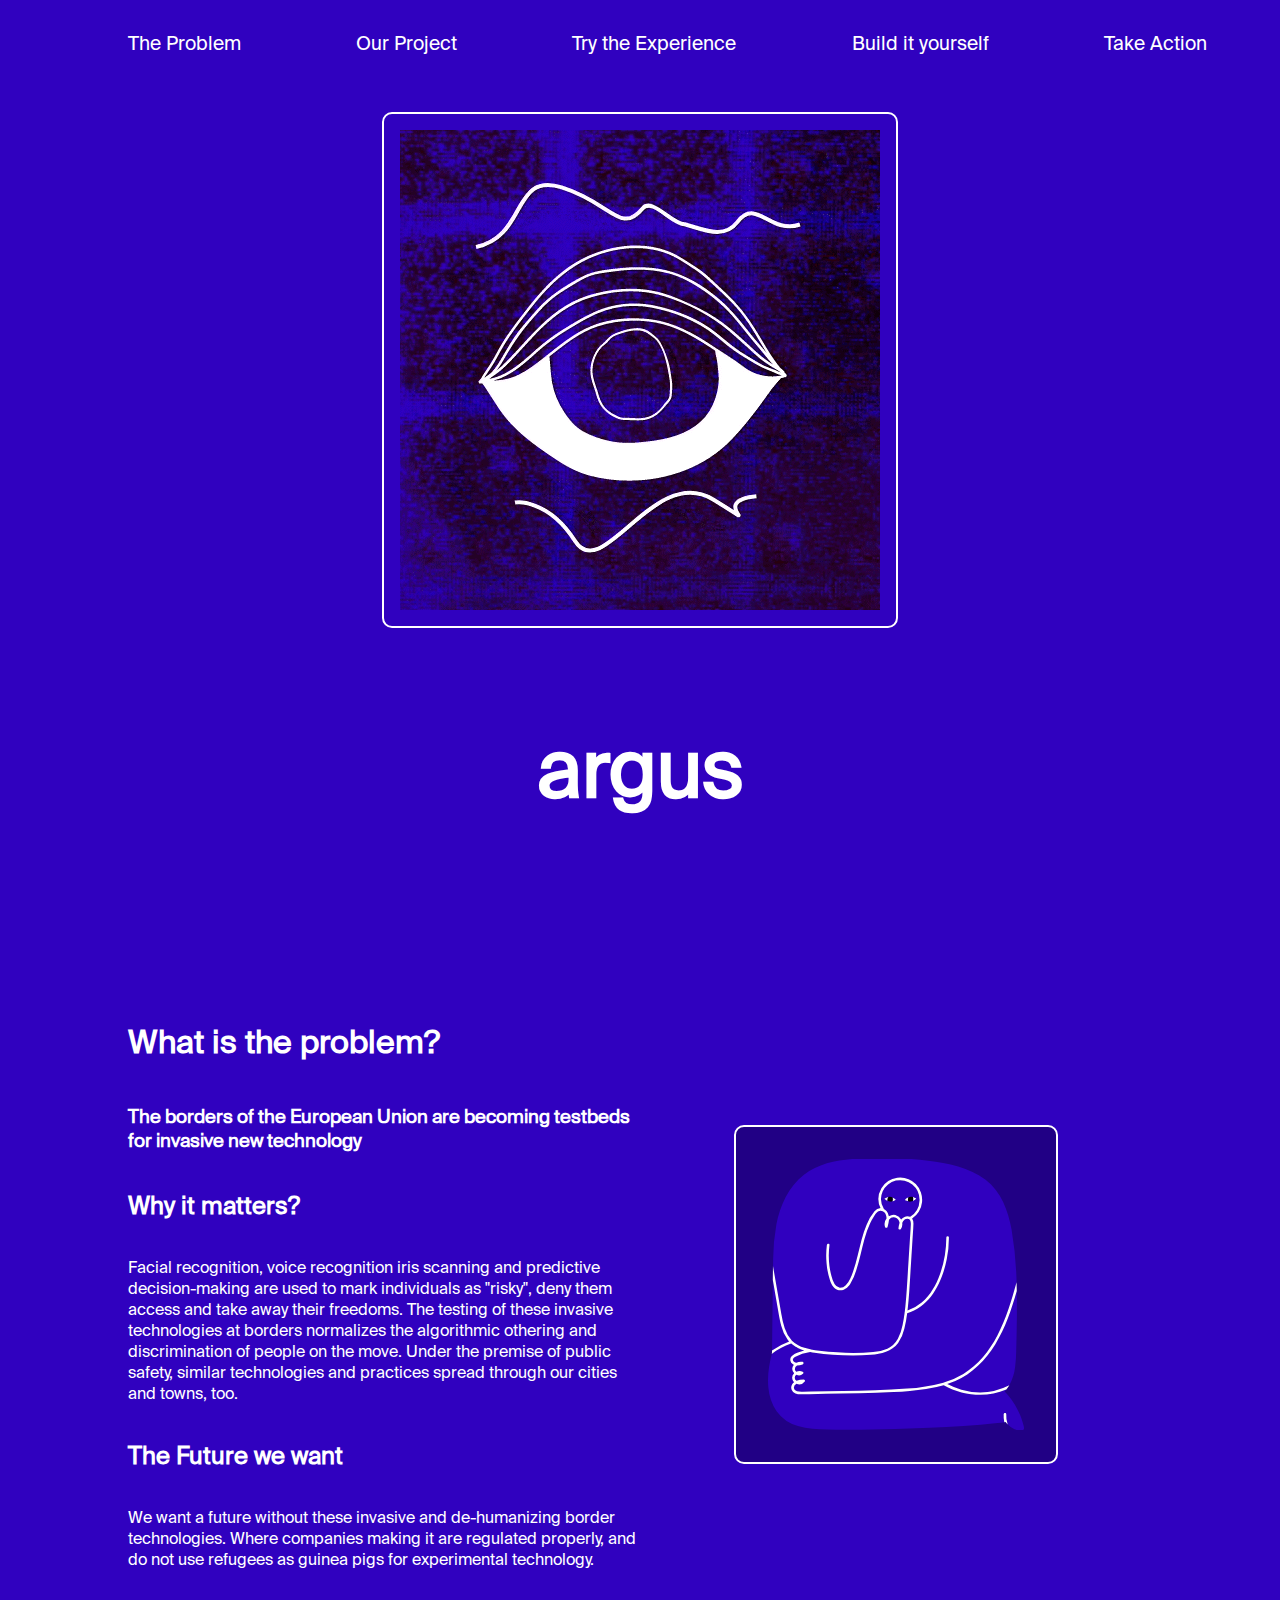
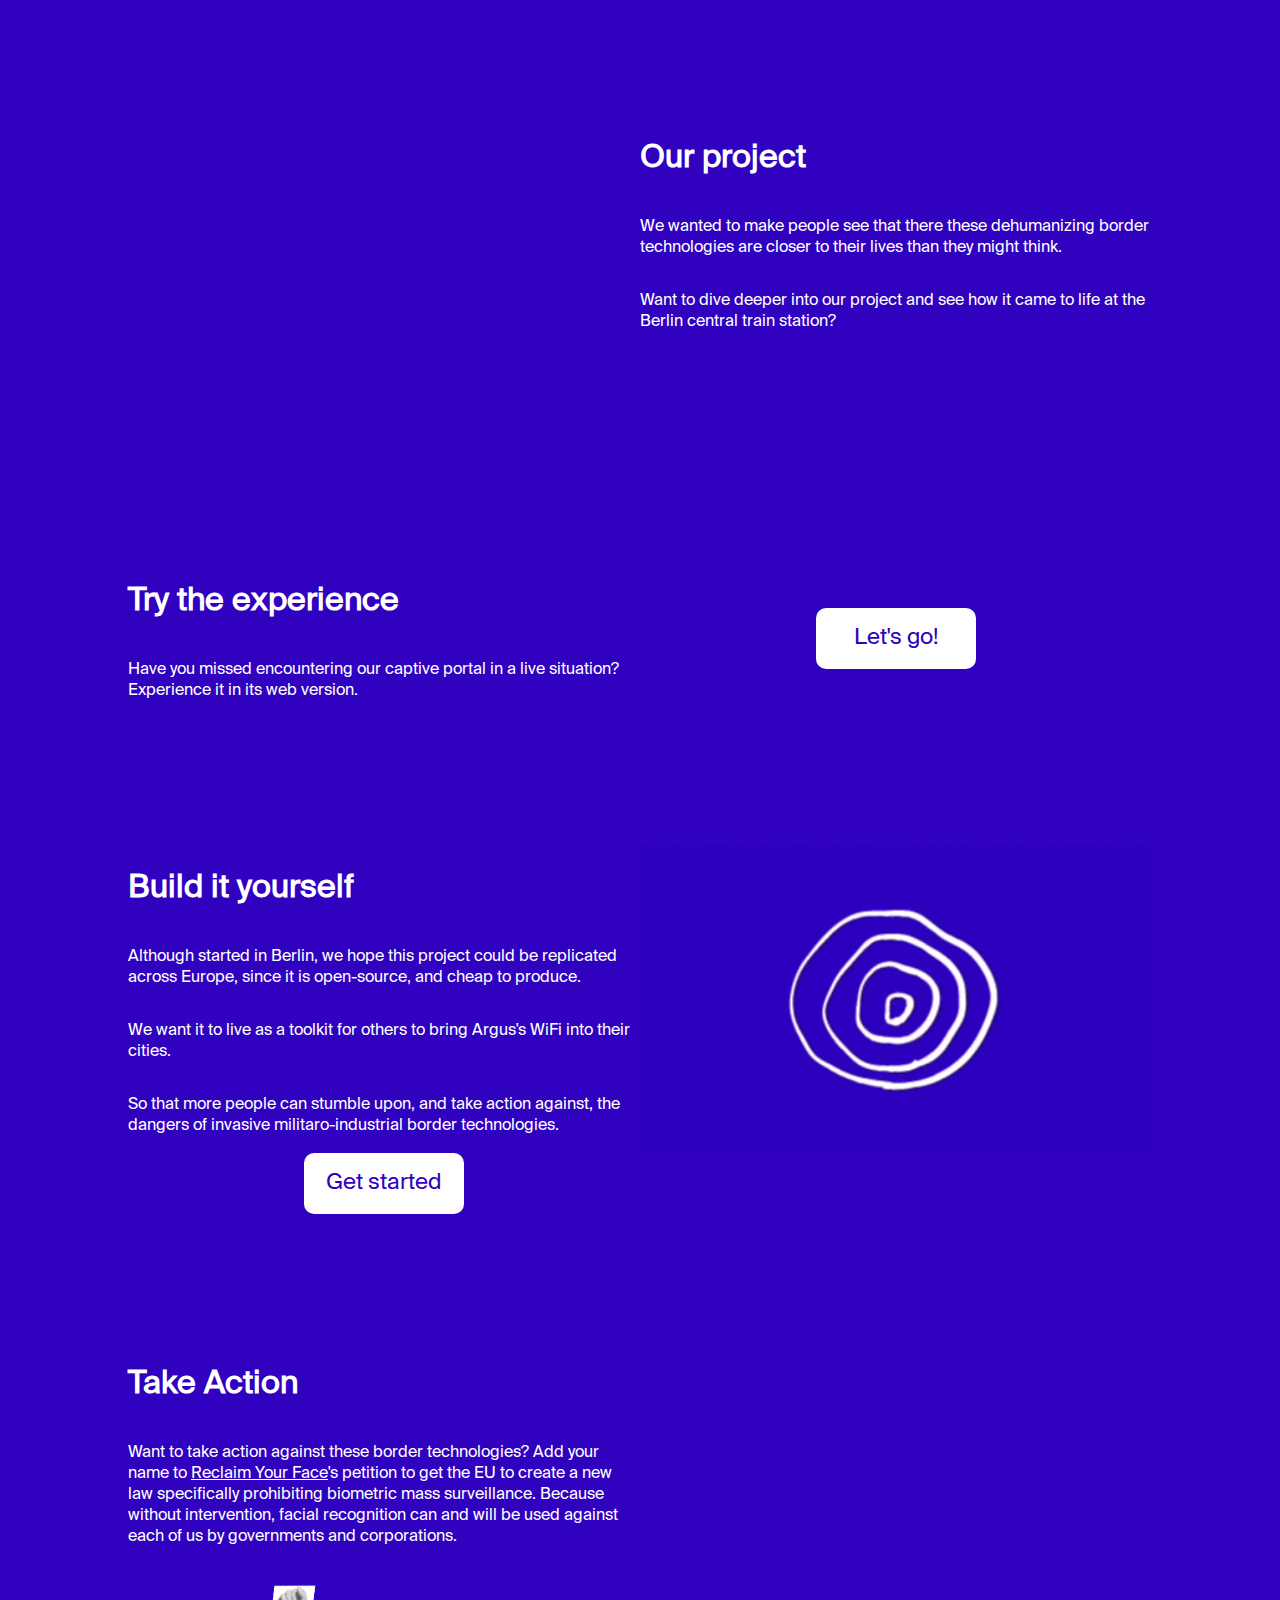
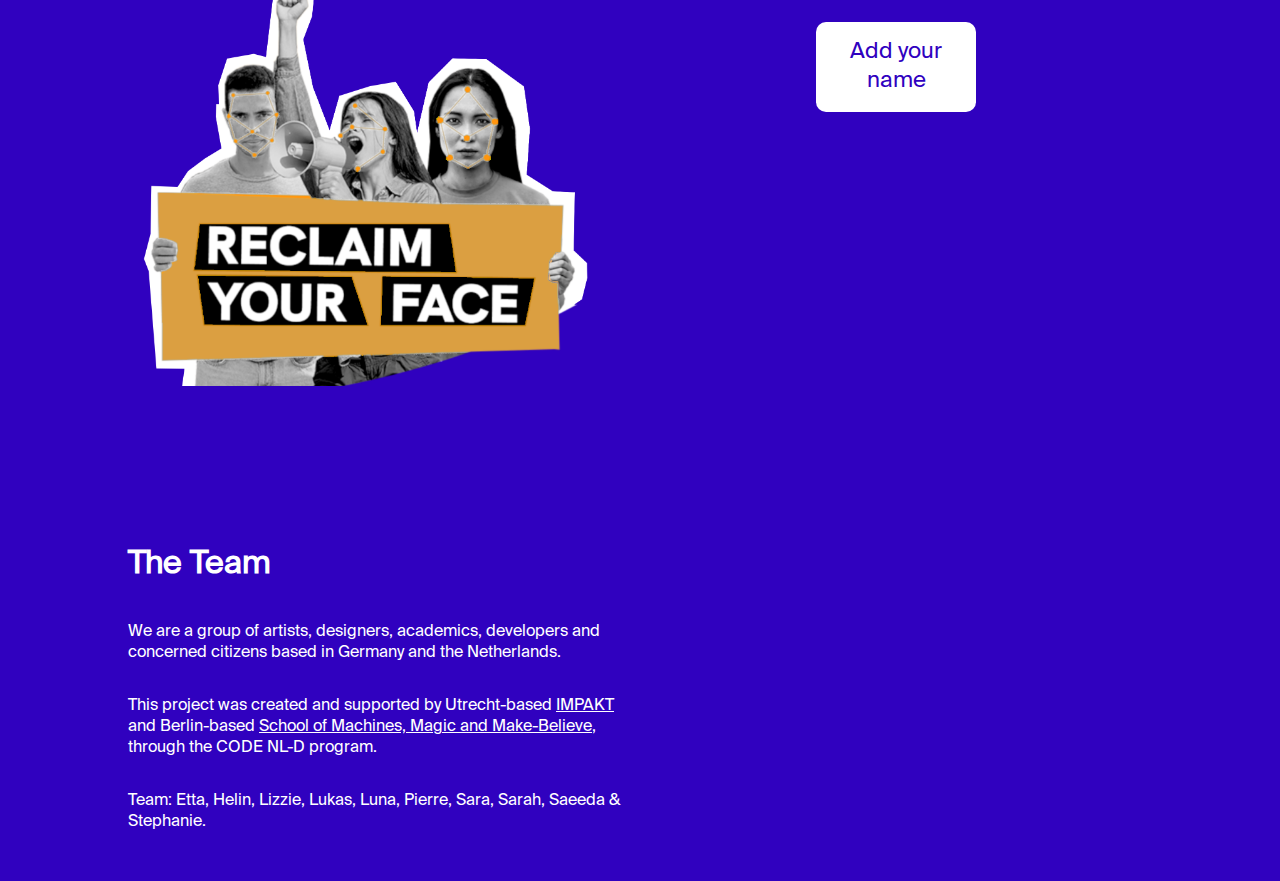
<file: index.html>
<!DOCTYPE html>
<html lang="en">

<head>
    <meta charset="UTF-8">
    <meta http-equiv="X-UA-Compatible" content="IE=edge">
    <meta name="viewport" content="width=device-width, initial-scale=1.0">
    <title>Smart Border</title>
    <link rel="stylesheet" href="assets/css/style.css">
</head>

<body>
    <header>
        <div class="link"><a href="#problem">The Problem</a></div>
        <div class="link"><a href="#project">Our Project</a></div>
        <div class="link"><a href="#experience">Try the Experience</a></div>
        <div class="link"><a href="#diy">Build it yourself</a></div>
        <div class="link"><a href="#action">Take Action</a></div>
        <div class="link"><a href="#team">The Team</a></div>
    </header>

    <main>
        <section id="logo" class="logo">
            <div class="logo-holder">
                <img src="assets/img/make_your_own.gif" alt="Logo of an eye">
                <h1>argus</h1>
            </div>

        </section>
        <section id="problem" class="problem">
            <div class="half">
                <h1>What is the problem?</h1>
                <h3>The borders of the European Union are becoming testbeds for invasive new technology</h3>

                <h2>Why it matters?</h2>
                <p>Facial recognition, voice recognition iris scanning and predictive decision-making are used to mark
                    individuals as "risky", deny them access and take away their freedoms. The testing of these invasive
                    technologies at borders normalizes the algorithmic othering and discrimination of people on the
                    move. Under the premise of public safety, similar technologies and practices spread through our
                    cities and towns, too.</p>
                <h2>The Future we want</h2>
                <p>We want a future without these invasive and de-humanizing border technologies. Where companies making
                    it are regulated properly, and do not use refugees as guinea pigs for experimental technology.</p>
            </div>
            <div class="half">
                <img src="assets/img/thinking_guy.svg" alt="sketch of an individual pondering">
            </div>

        </section>
        <section id="project" class="project">
                        
            <div class="half">
                <iframe width="560" height="315" src="https://www.youtube-nocookie.com/embed/yV3QqnD4QWM" title="YouTube video player" frameborder="0" allow="accelerometer; autoplay; clipboard-write; encrypted-media; gyroscope; picture-in-picture" allowfullscreen></iframe>
            </div>
            <div class="half">
                <h1>Our project</h1>
                <p>We wanted to make people see that there these dehumanizing border technologies are closer to their lives than they might think.</p>
                <p>Want to dive deeper into our project and see how it came to life at the Berlin central train station?</p>
            </div>
        </section>
        <section id="experience" class="experience">
            <div class="half">
                <h1>Try the experience</h1>
                <p>Have you missed encountering our captive portal in a live situation? Experience it in its web version.</p>
            </div>
            <div class="half">
                <a href="access.html" target="_blank" rel="noopener noreferrer" class="btn-link">Let's go!</a>
            </div>
        </section>
        <section id="diy" class="diy">
            <div class="half">
                <h1>Build it yourself</h1>
                <p>Although started in Berlin, we hope this project could be replicated across Europe, since it is open-source, and cheap to produce.</p>
                <p>We want it to live as a toolkit for others to bring Argus's WiFi into their cities.</p>
                <p>So that more people can stumble upon, and take action against, the dangers of invasive militaro-industrial border technologies.</p>
                <a href="https://github.com/periode/wifi-flyer" target="_blank" rel="noopener noreferrer" class="btn-link">Get started</a>
            </div>
            <div class="half">
                <img src="assets/img/rolling_symbol_animation_1.gif" alt="rolling symbol">
            </div>
        </section>
        <section id="action" class="action">
            <div class="half">
                <h1>Take Action</h1>
                <p>Want to take action against these border technologies? Add your name to <a href="https://reclaimyourface.eu" target="_blank" rel="noopener noreferrer">Reclaim Your Face</a>'s petition to get the EU to create a new law specifically prohibiting biometric mass surveillance. Because without intervention, facial recognition can and will be used against each of us by governments and corporations.</p>
                <div class="reclaim">
                    <img src="assets/img/reclaim.png" alt="logo for the reclaim your face campaign">
                </div>
            </div>
            <div class="half">
                <a href="http://reclaimyourface.eu" target="_blank" rel="noopener noreferrer" class="btn-link">Add your name</a>
            </div>
        </section>
        
        <section id="team" class="team">
            <div class="half">
                <h1>The Team</h1>
                <p>We are a group  of artists, designers, academics, developers and concerned citizens based in Germany and the Netherlands.</p>
                <p>This project was created and supported by Utrecht-based <a href="https://impakt.nl/" target="_blank" rel="noopener noreferrer">IMPAKT</a> and Berlin-based <a href="http://schoolofma.org/CODE_NL-D" target="_blank" rel="noopener noreferrer">School of Machines, Magic and Make-Believe</a>, through the CODE NL-D program.</p>
                <p>Team: Etta, Helin, Lizzie, Lukas, Luna, Pierre, Sara, Sarah, Saeeda & Stephanie.</p>
            </div>
        </section>
    </main>

    <footer>

    </footer>
</body>

</html>
</file>
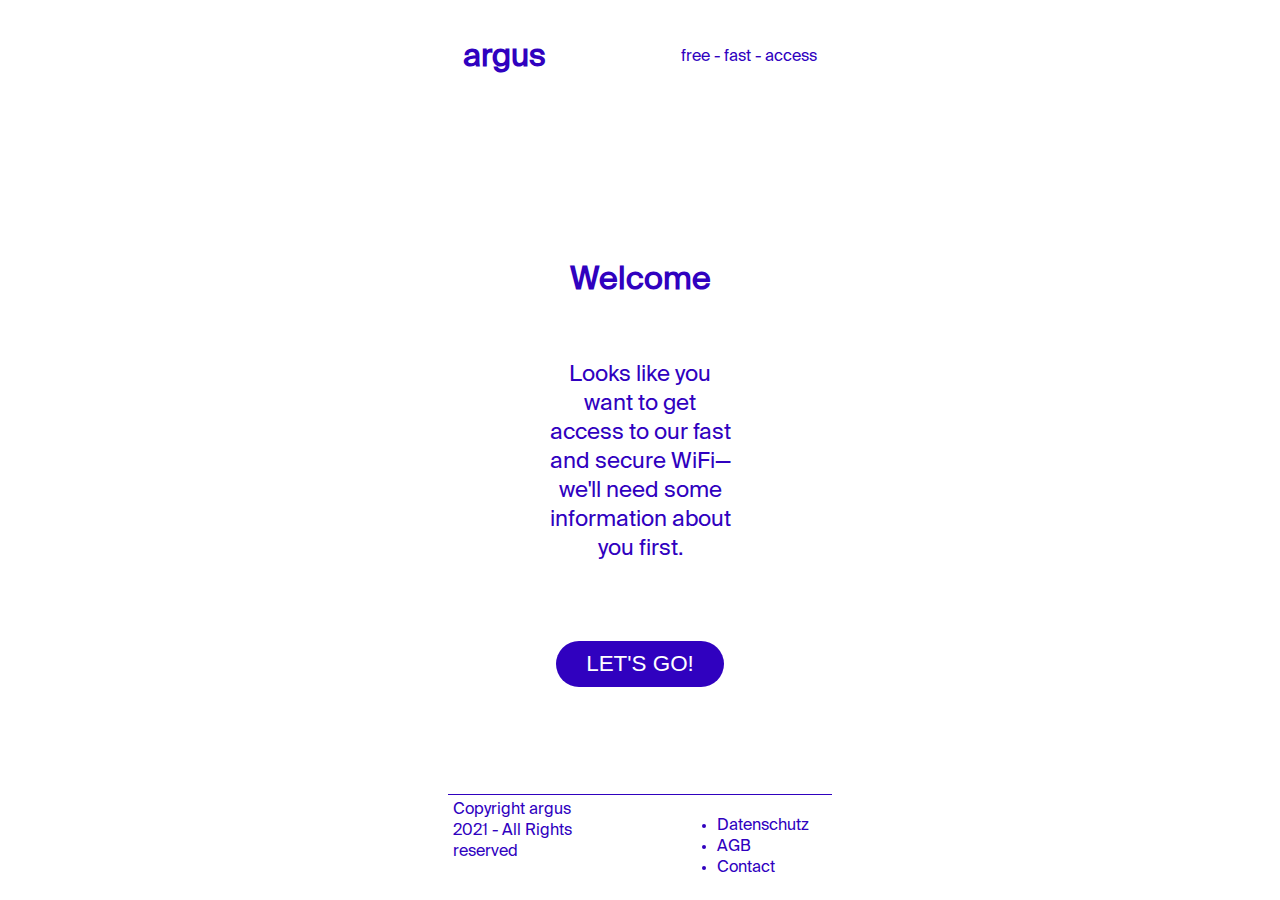
<file: access.html>
<!DOCTYPE html>
<html lang="en">

<head>
    <meta charset="UTF-8">
    <meta http-equiv="X-UA-Compatible" content="IE=edge">
    <meta name="viewport" content="width=device-width, initial-scale=1.0">
    <title>Smart Border</title>
    <link rel="stylesheet" href="assets/css/access.css">
    <script src="assets/js/script.js"></script>
</head>

<body>
    <header id="header">
        <h1>argus</h1>

        <div>free - fast - access</div>
    </header>

    <main id="main">
        <h1 class="headline" id="headline">Welcome</h1>

        <div class="intro">
            <div class="question" id="question">Looks like you want to get access to our fast and secure WiFi—we'll need some information about you first.</div>

            <div class="text" id="text">
                <!-- We just need a couple of information from you in order to register you with our Affiliates program. -->
            </div>
        </div>

        <button class="button" onclick="start(event)" id="btn-start">Let's go!</button>

        <div class="answers">
            <button class="button yes" style="display: none" onclick="agree()" id="btn-yes">Yes</button>
            <button class="button no" style="display: none" onclick="deny()" id="btn-no">No</button>
            <button class="button why" style="display: none" onclick="explain()" id="btn-why">Get me out</button>
            <button class="button" style="display:none" id="btn-sign"><a href="http://reclaimyourface.eu" target="_blank" rel="noopener noreferrer">Sign Now</a></button>
            <button class="button" style="display:none" id="btn-about"><a href="about.html">What is this?</a></button>
        </div>
    </main>

    <footer id="footer">
        <div>
            Copyright argus 2021 - All Rights reserved
        </div>
        <div>
            <ul>
                <li>Datenschutz</li>
                <li>AGB</li>
                <li>Contact</li>
            </ul>
        </div>

    </footer>
</body>

</html>
</file>
<file: assets/css/style.css>
@font-face {
    font-family: 'Suisse';
    src: url('../suisse.otf');
}


body{
    margin: 0;
    padding: 0;
    width: 100%;
    margin: auto;
    font-family: 'Suisse', sans-serif;
    background-color: #3001bf;
    color: white;
    height: 100vh;
    display: flex;
    flex-direction: column;
    justify-content: space-between;
}

header{
    position: fixed;
    padding-left: 10vw;
    padding-right: 10vw;;
    width: 100vw;
    padding-top: 2rem;
    padding-bottom: 2rem;
    background-color: #3001bf;
    display: flex;
    justify-content: space-between;
    font-size: 1.2rem;
}

header .link:hover{
    font-weight: bold;
}

header a {
    color: white;
    text-decoration: none;
}

@media screen and (max-width: 992px) {
    header {
        display: none;
    }
}

main{
    width: 80vw;
    margin: auto;
    padding-top: 2rem;
}

@media screen and (max-width: 992px) {
    main {
        width: 100vw;
    }
}

section {
    display: flex;
    flex-direction: row;
    justify-content: space-between;
    margin-top: 2rem;
    margin-bottom: 2rem;
}

@media screen and (max-width: 992px) {
    section {
        flex-direction: column;
    }
}

section a {
    color: white;
}

.problem img {
    width: 50%;
    margin: auto;
    display: block;
    background-color: #210085;
    border: 2px solid white;
    padding: 2rem;
    border-radius: 10px;
}

.logo{
    height: 90vh;
    display: flex;
}

.logo-holder{
    margin-left: auto;
    margin-right: auto;
    display: flex;
    flex-direction: column;
    justify-content: space-around;
}

.logo-holder img {
    padding: 1rem;
    border: 2px solid white;
    border-radius: 10px;
}

.logo img, .logo-holder div, .logo h1{
    margin: auto;
}

.logo h1{
    /* margin-top: 0; */
    font-size: 5rem;
}

@media screen and (max-width: 992px) {
    .logo-holder {
        width: 100%;
    }

    .logo-holder img {
        width: 60%;
    }

    .logo-holder h1 {
        font-size: 4rem;
    }
}

.half{
    margin-top: 6rem;
    width: 50%;
    display: flex;
    flex-direction: column;
}

.half iframe{
    float: left;
    width: 90%;
}

@media screen and (max-width: 992px) {
    .half {
        width: 90%;
        margin: auto;
    }

    iframe {
        width: 100%;
    }
}

.btn-link{
    background-color: white;
    padding: 1rem;
    color: #3001bf;
    border-radius: 10px;
    margin: auto;
    display: block;
    width:10vw;
    text-align: center;
    text-decoration: none;
    font-size: 1.4rem;
}

@media screen and (max-width: 992px) {
    .btn-link {
        width: 30vw;
        margin-top: 3rem;
        margin-bottom: 3rem;
    }
}

.reclaim{
    width: 100%;
}

.reclaim img{
    width: 100%;
}
</file>
<file: assets/css/access.css>
@font-face {
    font-family: 'Suisse';
    src: url('../suisse.otf');
}


body{
    margin: 0;
    padding: 0;
    width: 30%;
    margin: auto;
    font-family: 'Suisse', sans-serif;
    color: white;
    height: 100vh;
    display: flex;
    flex-direction: column;
    justify-content: space-between;
}

@media screen and (max-width: 992px) {
    body{
        width: 100%;
    }
}

header{
    display: flex;
    justify-content: space-between;
    align-items: center;
    padding: 15px;
    padding-bottom: 20px;
    margin-bottom: 2rem;
}

header, main, footer{
    color: #3001bf;
}

main{
    display: flex;
    flex-wrap: wrap;
    flex-direction: column;
    padding: 10px;
    padding-top: 20px;
    padding-bottom: 20px;
    min-height: 50vh;
    transition: background-color 1s linear;
}

footer{
    display: flex;
    justify-content: space-between;
    border-top: 1px solid #3001bf;
    padding: 5px;
}

footer div{
    width: 40%;
}

.button{
    display: block;
    align-self: flex-end;
    border: none;
    background-color: #3001bf;
    color: white;
    padding: 10px;
    font-size: 1.4em;
    margin: auto;
    padding-right: 30px;
    padding-left: 30px;
    cursor: pointer;
    border-radius: 30px;
    text-transform: uppercase;
}

.button a {
    text-decoration: none;
}

.yes, .no, .why{
    margin: unset;
    width: 35%;
    text-align: center;
}

.answers{
    width: 100%;
    display: flex;
    justify-content: space-evenly;
}

.intro{
    margin-top: 50px;
    margin-bottom: 50px;
}

.question, .text, .headline {
    margin: auto;
}

.headline{
    
    font-weight: bold;
}

.question, .text{
    width: 50%;
    text-align: center;
}

.question{
    font-size: 1.4rem;
}

.text{
    margin-top: 1rem;
    font-style: italic;
}

.experience{
    padding-bottom: 5rem;
}

.experience, .footer-experience, .header-experience{
    background-color: #3001bf;
    color: white;
}

.footer-experience{
    padding-top: 1rem;
    border-color: white;
}

.experience .question, .experience .text{
    color: white;
}

.experience .button {
    background-color: white;
    color: #3001bf;
}
</file>
